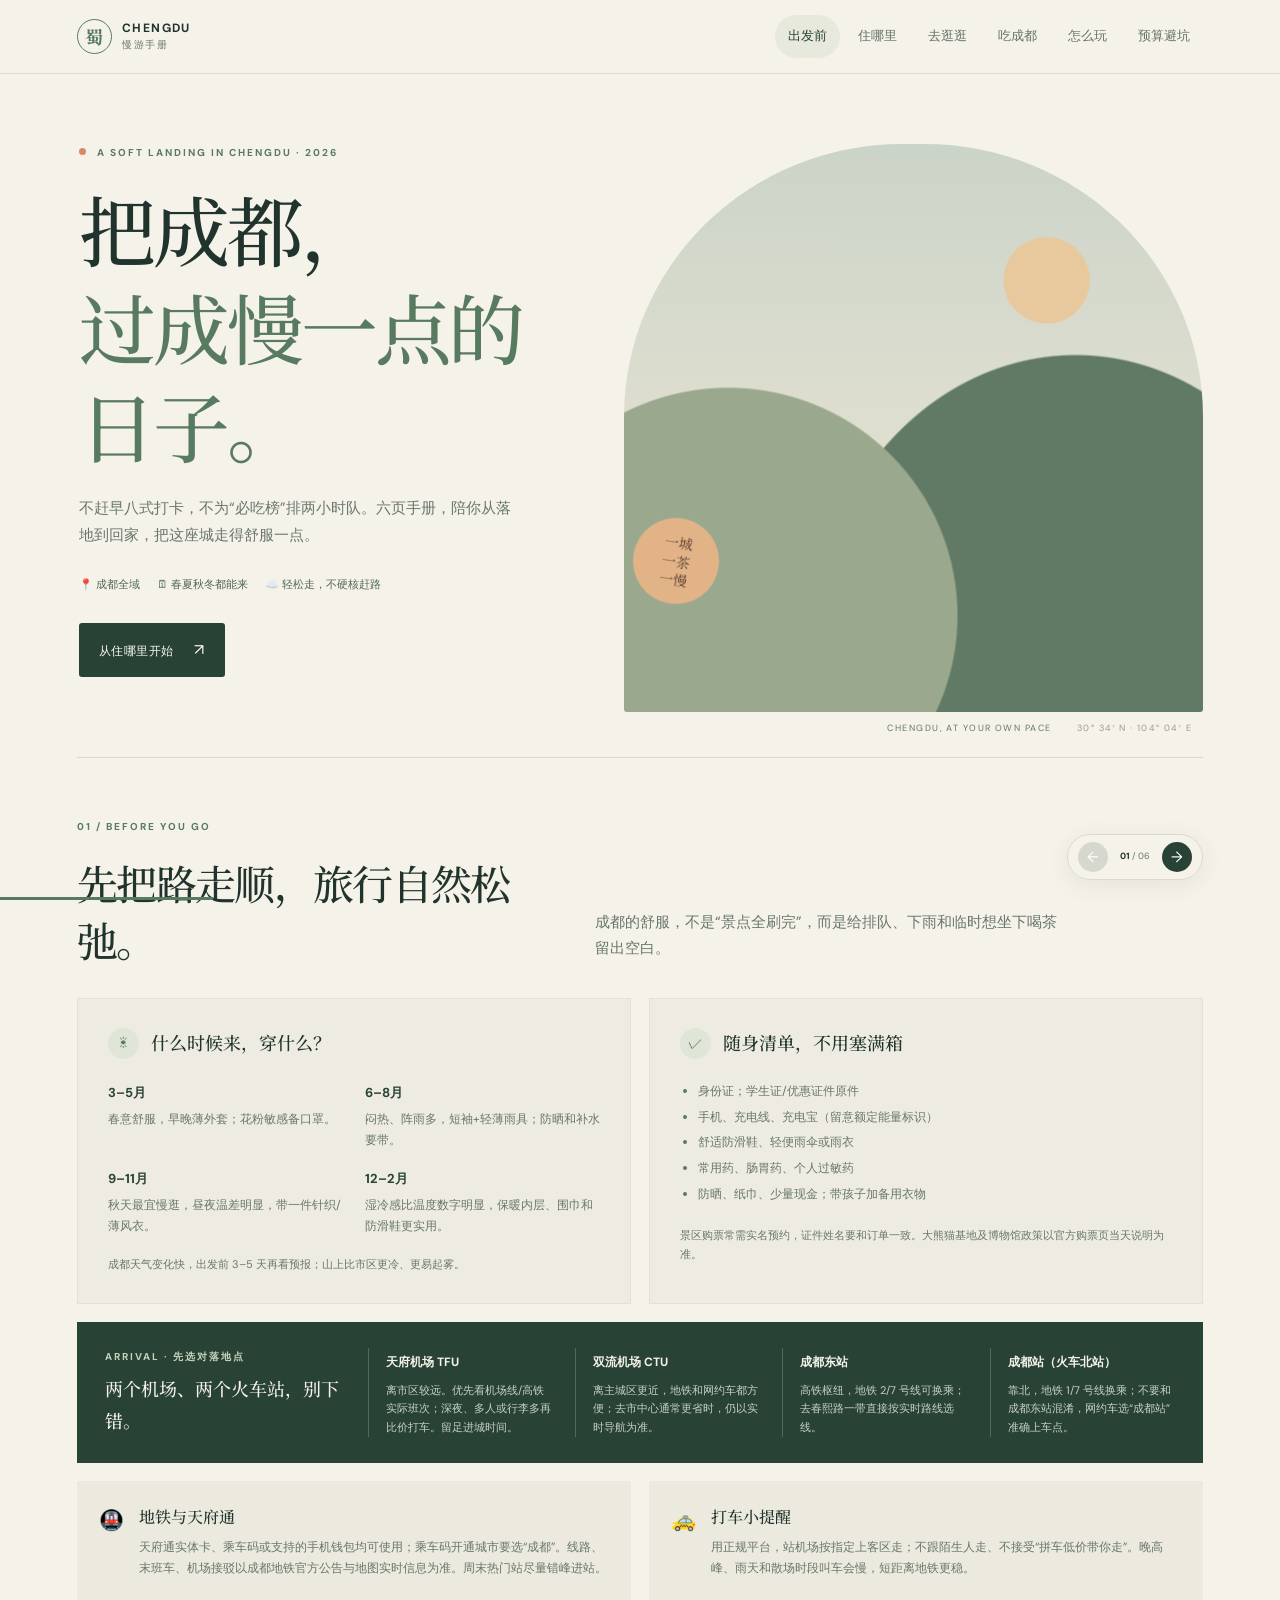
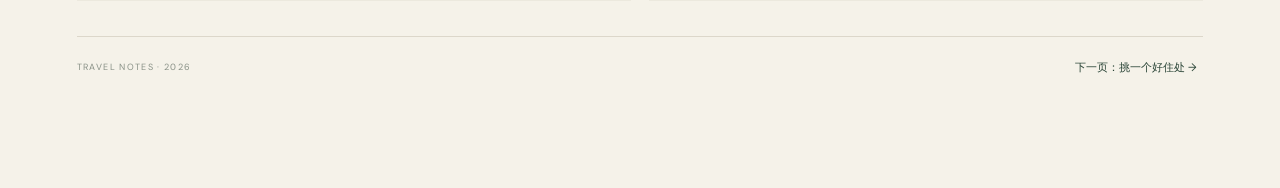
<file: index.html>
<!doctype html>
<html lang="zh-CN">
<head>
  <meta charset="utf-8">
  <meta name="viewport" content="width=device-width, initial-scale=1">
  <meta name="theme-color" content="#f5f2e9">
  <meta name="description" content="一份可以慢慢翻的成都六页旅行手册：交通、住宿、景点、美食、路线与预算。">
  <title>成都慢游手册 </title>
  <link rel="preconnect" href="https://fonts.googleapis.com">
  <link rel="preconnect" href="https://fonts.gstatic.com" crossorigin>
  <link href="https://fonts.googleapis.com/css2?family=Noto+Serif+SC:wght@400;500;600;700&family=DM+Sans:wght@400;500;600;700&display=swap" rel="stylesheet">
  <link rel="stylesheet" href="styles.css">
  <script src="app.js" defer></script>
</head>
<body>
  <header class="topbar">
    <a class="brand" href="#page-1" aria-label="成都慢游手册首页">
      <span class="brand-mark">蜀</span>
      <span>CHENGDU <small>慢游手册</small></span>
    </a>
    <nav class="page-nav" aria-label="攻略页面">
      <button class="nav-link is-active" data-page="1">出发前</button>
      <button class="nav-link" data-page="2">住哪里</button>
      <button class="nav-link" data-page="3">去逛逛</button>
      <button class="nav-link" data-page="4">吃成都</button>
      <button class="nav-link" data-page="5">怎么玩</button>
      <button class="nav-link" data-page="6">预算避坑</button>
    </nav>
    <button class="menu-toggle" aria-label="打开页面导航" aria-expanded="false">☰</button>
  </header>

  <main>
    <section class="page is-current" id="page-1" data-title="出发前">
      <div class="hero">
        <div class="hero-copy">
          <p class="eyebrow"><span class="dot"></span> A SOFT LANDING IN CHENGDU · 2026</p>
          <h1>把成都，<br><em>过成慢一点的日子。</em></h1>
          <p class="hero-lede">不赶早八式打卡，不为“必吃榜”排两小时队。六页手册，陪你从落地到回家，把这座城走得舒服一点。</p>
          <div class="hero-meta"><span>📍 成都全域</span><span>🗓 春夏秋冬都能来</span><span>☁️ 轻松走，不硬核赶路</span></div>
          <button class="button button-dark" data-go="2">从住哪里开始 <span>↗</span></button>
        </div>
        <div class="hero-image" role="img" aria-label="以成都山水色调绘制的柔和风景插画"></div>
        <div class="hero-stamp">一城<br>一茶<br>一慢</div>
        <div class="hero-caption">CHENGDU, AT YOUR OWN PACE <span>30° 34′ N · 104° 04′ E</span></div>
      </div>

      <div class="section-intro">
        <p class="eyebrow">01 / BEFORE YOU GO</p>
        <h2>先把路走顺，<br class="mobile-break">旅行自然松弛。</h2>
        <p>成都的舒服，不是“景点全刷完”，而是给排队、下雨和临时想坐下喝茶留出空白。</p>
      </div>
      <div class="two-col">
        <article class="paper-card season-card">
          <div class="card-heading"><span class="icon-round">☀</span><h3>什么时候来，穿什么？</h3></div>
          <div class="season-grid">
            <div><b>3–5月</b><p>春意舒服，早晚薄外套；花粉敏感备口罩。</p></div>
            <div><b>6–8月</b><p>闷热、阵雨多，短袖+轻薄雨具；防晒和补水要带。</p></div>
            <div><b>9–11月</b><p>秋天最宜慢逛，昼夜温差明显，带一件针织/薄风衣。</p></div>
            <div><b>12–2月</b><p>湿冷感比温度数字明显，保暖内层、围巾和防滑鞋更实用。</p></div>
          </div>
          <p class="fineprint">成都天气变化快，出发前 3–5 天再看预报；山上比市区更冷、更易起雾。</p>
        </article>
        <article class="paper-card checklist-card">
          <div class="card-heading"><span class="icon-round">✓</span><h3>随身清单，不用塞满箱</h3></div>
          <ul class="check-list">
            <li>身份证；学生证/优惠证件原件</li>
            <li>手机、充电线、充电宝（留意额定能量标识）</li>
            <li>舒适防滑鞋、轻便雨伞或雨衣</li>
            <li>常用药、肠胃药、个人过敏药</li>
            <li>防晒、纸巾、少量现金；带孩子加备用衣物</li>
          </ul>
          <p class="fineprint">景区购票常需实名预约，证件姓名要和订单一致。大熊猫基地及博物馆政策以官方购票页当天说明为准。</p>
        </article>
      </div>
      <div class="transport-strip">
        <div><p class="eyebrow">ARRIVAL · 先选对落地点</p><h3>两个机场、两个火车站，别下错。</h3></div>
        <div class="transport-item"><b>天府机场 TFU</b><p>离市区较远。优先看机场线/高铁实际班次；深夜、多人或行李多再比价打车。留足进城时间。</p></div>
        <div class="transport-item"><b>双流机场 CTU</b><p>离主城区更近，地铁和网约车都方便；去市中心通常更省时，仍以实时导航为准。</p></div>
        <div class="transport-item"><b>成都东站</b><p>高铁枢纽，地铁 2/7 号线可换乘；去春熙路一带直接按实时路线选线。</p></div>
        <div class="transport-item"><b>成都站（火车北站）</b><p>靠北，地铁 1/7 号线换乘；不要和成都东站混淆，网约车选“成都站”准确上车点。</p></div>
      </div>
      <div class="two-col compact">
        <article class="note-card"><span class="note-icon">🚇</span><div><h3>地铁与天府通</h3><p>天府通实体卡、乘车码或支持的手机钱包均可使用；乘车码开通城市要选“成都”。线路、末班车、机场接驳以成都地铁官方公告与地图实时信息为准。周末热门站尽量错峰进站。</p></div></article>
        <article class="note-card"><span class="note-icon">🚕</span><div><h3>打车小提醒</h3><p>用正规平台，站机场按指定上客区走；不跟陌生人走、不接受“拼车低价带你走”。晚高峰、雨天和散场时段叫车会慢，短距离地铁更稳。</p></div></article>
      </div>
      <div class="page-bottom"><span>TRAVEL NOTES · 2026</span><button data-go="2">下一页：挑一个好住处 →</button></div>
    </section>

    <section class="page" id="page-2" data-title="住哪里">
      <div class="page-heading">
        <p class="eyebrow">02 / STAY WELL</p><h1>住对一片，<br><em>少走很多路。</em></h1>
        <p>下面是选区思路，不是某家酒店的实时报价。节假日房价波动大，建议同一日期多平台比总价、看近期评价，再确认取消政策。</p>
      </div>
      <div class="stay-grid">
        <article class="stay-card stay-highlight"><span class="stay-number">01</span><div class="stay-tag">第一次来 · 交通省心</div><h2>春熙路 / 太古里</h2><p class="stay-for">适合：首访、学生、情侣、想逛吃的人</p><p>地铁换乘便利，餐饮和商场密集，去市中心景点好安排。缺点是热闹区人多、街边房可能吵，热门日期价格偏高。</p><div class="stay-spec"><span>参考价 <b>¥300–900+</b> /间夜</span><span>噪音 <b>中–高</b></span><span>交通 <b>很方便</b></span></div><p class="stay-pick">首选：离地铁步行 5–10 分钟、但不临主干道的正规酒店。</p></article>
        <article class="stay-card"><span class="stay-number">02</span><h2>宽窄巷子 / 通惠门</h2><p class="stay-for">适合：偏爱老城氛围、去人民公园和草堂</p><p>周边院落和小旅店有味道，步行逛老城舒服。景区边夜间人声多，部分老建筑隔音一般，订房前认真看窗户和差评。</p><div class="stay-spec"><span>参考价 <b>¥260–800+</b></span><span>噪音 <b>中</b></span><span>交通 <b>方便</b></span></div><p class="stay-pick">首选：通惠门或地铁沿线，别只为“住进景区”买单。</p></article>
        <article class="stay-card"><span class="stay-number">03</span><h2>武侯祠 / 高升桥</h2><p class="stay-for">适合：三国文化、锦里夜游、亲子慢行</p><p>去武侯祠、锦里方便，生活区更接地气。市中心跨区通勤略长；部分地段离地铁站有距离，要先核地图步行路线。</p><div class="stay-spec"><span>参考价 <b>¥220–650+</b></span><span>噪音 <b>低–中</b></span><span>交通 <b>较方便</b></span></div><p class="stay-pick">首选：靠近地铁 3/5/10 号线站点、评价稳定的住宿。</p></article>
        <article class="stay-card"><span class="stay-number">04</span><h2>金牛 / 火车北站</h2><p class="stay-for">适合：预算优先、北边办事或早晚到站</p><p>选择多，性价比常更友好。区域较大，不要只看“金牛区”三个字；去春熙路、武侯祠需要算通勤时间。</p><div class="stay-spec"><span>参考价 <b>¥160–500+</b></span><span>噪音 <b>看街区</b></span><span>交通 <b>中等</b></span></div><p class="stay-pick">首选：靠地铁、非车站周边揽客型小旅馆，优先看近期评价。</p></article>
        <article class="stay-card"><span class="stay-number">05</span><h2>建设路 / 东郊记忆</h2><p class="stay-for">适合：夜市爱好者、年轻人、二刷成都</p><p>逛吃氛围浓，去东郊记忆方便；夜间热闹，临夜市的房间可能吵，去西边景点需留更多时间。</p><div class="stay-spec"><span>参考价 <b>¥200–650+</b></span><span>噪音 <b>中–高</b></span><span>交通 <b>中等</b></span></div><p class="stay-pick">首选：住在夜市外围安静一两条街，睡好比“下楼就是摊”重要。</p></article>
      </div>
      <aside class="callout"><span>住一晚的判断顺序</span><p>先看地铁步行距离 → 再看房间近期差评（隔音、卫生、热水）→ 最后比较总价和取消条件。带老人孩子选电梯、早餐和安静街区；红眼航班别为了住市中心多折腾一次。</p></aside>
      <div class="page-bottom"><span>STAY LOCAL · SLEEP WELL</span><button data-go="3">下一页：去逛逛 →</button></div>
    </section>

    <section class="page" id="page-3" data-title="去逛逛">
      <div class="page-heading">
        <p class="eyebrow">03 / CITY WALKS</p><h1>成都值得逛的，<br><em>不止一张熊猫合影。</em></h1>
        <p>免费不等于没体验，热门也不等于非去不可。以下票价为常见参考，开放时段、预约和优惠以景区官方当日公告为准。</p>
      </div>
      <div class="filter-row" role="group" aria-label="景点筛选">
        <button class="filter-chip is-selected" data-filter="all">全部 9</button>
        <button class="filter-chip" data-filter="paid">收费景点</button>
        <button class="filter-chip" data-filter="free">免费/街区</button>
        <button class="filter-chip" data-filter="outskirts">成都周边</button>
      </div>
      <div class="attraction-list">
        <article class="attraction-card" data-kind="paid">
          <div class="attraction-top"><span class="attraction-no">01</span><span class="pill">亲子首选</span><span class="pill pill-green">早上去</span></div><h2>成都大熊猫繁育研究基地</h2>
          <div class="attraction-facts"><span>📍 成华区熊猫大道1375号</span><span>🚇 3号线动物园站转接驳/公交，或按官方交通指引</span><span>🎟 常见参考 ¥55；实名预约政策查官方</span><span>🕘 常见开放约 7:30–18:00，分季节核验</span><span>⏱ 3–5小时</span></div>
          <p><b>怎么玩：</b>尽量早到，凉爽时熊猫活动相对多；先看当日地图和熊猫馆开放情况，按园区指引选择步行或观光车，不要为了“打卡所有馆”绕完整园。观光车班次、票价及停靠点以现场公告为准。</p>
          <p><b>拍照点：</b>园区竹林步道、熊猫主题标识与馆舍外观；拍摄勿敲玻璃、不开闪光灯。 <b>避坑：</b>别买场外“免排队/内部票”，不投喂、不触摸；预约成功也要留出入园安检时间。</p>
          <p class="local-tip">本地慢玩法：选一个馆认真看，再在树荫下休息；不追着熊猫跑全园。周末和假日把交通拥堵也算进时间。</p>
        </article>
        <article class="attraction-card" data-kind="free">
          <div class="attraction-top"><span class="attraction-no">02</span><span class="pill">老城散步</span></div><h2>宽窄巷子 + 井巷子</h2>
          <div class="attraction-facts"><span>📍 青羊区长顺街附近</span><span>🚇 4号线宽窄巷子站，出站步行</span><span>🎟 街区免费；店内消费自理</span><span>🕘 全天开放，商铺营业时间各异</span><span>⏱ 1.5–2.5小时</span></div>
          <p><b>重点：</b>宽巷子看街巷肌理，窄巷子看院落与小店，井巷子相对安静，适合慢看墙面、展陈和小型庭院。最佳光线是早晨或傍晚。</p>
          <p><b>拍照：</b>避开正中主巷，转入支巷取景；尊重院落住户，别擅入私人空间。 <b>避坑：</b>景区里同类小吃偏游客价，不必把正餐安排在最拥挤的主街；先看价签再点。</p>
          <p class="local-tip">本地玩法：逛完接人民公园或泡桐树街，别在主巷反复绕圈找“空无一人”的机位。</p>
        </article>
        <article class="attraction-card" data-kind="paid">
          <div class="attraction-top"><span class="attraction-no">03</span><span class="pill">三国文化</span><span class="pill pill-green">白天进祠，晚间逛街</span></div><h2>武侯祠 + 锦里古街</h2>
          <div class="attraction-facts"><span>📍 武侯区武侯祠大街231号</span><span>🚇 10号线武侯祠（锦里）站 A2 口步行约3分钟；亦可由高升桥站步行</span><span>🎟 武侯祠全价 ¥50、半价 ¥25；锦里街区免费</span><span>🕘 武侯祠 9:00–18:00，17:00停止入馆（官方公布）</span><span>⏱ 祠 1.5–2小时；锦里 1–1.5小时</span></div>
          <p><b>重点：</b>武侯祠看君臣合祀的历史脉络、刘备殿与诸葛亮殿，别只在红墙前拍照。建议先入祠再去锦里，夜色适合散步，但节假日主街拥挤。</p>
          <p><b>拍照：</b>红墙夹道、古柏与竹影；请避开人流拥堵处，不堵门拍照。 <b>避坑：</b>武侯祠官方提示未委托第三方销售门票/讲解，走官网或现场正规渠道。锦里小吃先看价签，逛街不等于必须消费。</p>
          <p class="local-tip">本地玩法：错开晚饭正点，先在周边吃好再来散步；武侯祠票务、开放时间以官网为准，预约入口见页面底部链接。</p>
        </article>
        <article class="attraction-card" data-kind="free">
          <div class="attraction-top"><span class="attraction-no">04</span><span class="pill">城市潮流</span></div><h2>春熙路 + 太古里 + IFS + 大慈寺</h2>
          <div class="attraction-facts"><span>📍 IFS：锦江区红星路三段1号；大慈寺：大慈寺路8号</span><span>🚇 2/3号线春熙路站；3号线市二医院站可步行到大慈寺</span><span>🎟 街区与大慈寺免费；商场消费自理</span><span>🕘 商场营业时间看当日公告；寺院开放以现场为准</span><span>⏱ 2–3小时</span></div>
          <p><b>重点：</b>IFS熊猫装置、裸眼3D屏、太古里街区和大慈寺形成一条步行动线。大慈寺就在繁华商圈旁，进寺请保持安静并遵守现场礼仪。</p>
          <p><b>拍照：</b>IFS广场看熊猫，太古里选街角借建筑线条；3D屏建议看现场排期，别把“必有演出”当保证。 <b>避坑：</b>不跟陌生人去高价拍照或购物；商圈饭店先看菜单价格。</p>
          <p class="local-tip">本地玩法：傍晚去拍街景，再进大慈寺安静坐一会儿；周末把大慈寺安排在上午或工作日下午。</p>
        </article>
        <article class="attraction-card" data-kind="free">
          <div class="attraction-top"><span class="attraction-no">05</span><span class="pill">坐下来喝茶</span></div><h2>人民公园 + 鹤鸣茶社</h2>
          <div class="attraction-facts"><span>📍 青羊区祠堂街少城路</span><span>🚇 2号线人民公园站</span><span>🎟 公园免费；茶社按菜单消费</span><span>🕘 公园开放时段以现场为准，茶社营业时间看门店公告</span><span>⏱ 1–2小时</span></div>
          <p><b>重点：</b>盖碗茶是坐着聊天，不是喝完就走。茶价、续水和采耳服务都先看清菜单。采耳属个人服务消费，非必体验。</p>
          <p><b>拍照：</b>茶桌、竹椅、湖边树影；不要未经同意拍摄陌生人。 <b>避坑：</b>路边主动招揽的采耳不轻易体验；进店先确认价格、服务内容、工具卫生和时长。</p>
          <p class="local-tip">本地玩法：工作日早些去更容易找到安静位置；带老人可把这站作为中途休息，不必硬凑多个景点。</p>
        </article>
        <article class="attraction-card" data-kind="free">
          <div class="attraction-top"><span class="attraction-no">06</span><span class="pill">清静半日</span></div><h2>文殊院 + 文殊坊</h2>
          <div class="attraction-facts"><span>📍 青羊区文殊院街66号</span><span>🚇 1号线文殊院站，步行可达</span><span>🎟 文殊院免费；素斋按菜单消费</span><span>🕘 以院方当天开放公告为准</span><span>⏱ 1.5–2.5小时</span></div>
          <p><b>重点：</b>寺院礼佛与街区逛吃分开安排；保持安静，遵守禁拍区域提示，不影响礼佛者。</p>
          <p><b>拍照：</b>红墙、古木、院落转角；古风拍照不要穿行礼佛队伍。 <b>避坑：</b>素斋并非所有档口都全天营业，提前看现场营业牌；香火及文创消费自愿。</p>
          <p class="local-tip">本地玩法：先在院里慢走，再去周边找素食/小吃；别把“免费祈福”变成被动购买高价物品。</p>
        </article>
        <article class="attraction-card" data-kind="free">
          <div class="attraction-top"><span class="attraction-no">07</span><span class="pill">工业风漫步</span></div><h2>东郊记忆</h2>
          <div class="attraction-facts"><span>📍 成华区建设南支路4号</span><span>🚇 8号线东郊记忆站；按出口导航</span><span>🎟 园区免费，展演/店铺单独收费</span><span>🕘 园区全天可逛，商户活动有时间表</span><span>⏱ 1.5–3小时</span></div>
          <p><b>重点：</b>老厂房、红砖、管道和音乐展演空间。展览或演出是否开放看当天公告。</p>
          <p><b>拍照：</b>厂房墙面、轨道元素、园区标识和长廊；下午斜光层次好。 <b>避坑：</b>园区大，先查想看的展/店在哪；演出门票不要在非官方渠道买。</p>
          <p class="local-tip">本地玩法：白天逛园区，傍晚去建设路吃饭；周末遇活动会更热闹，也更难拍空景。</p>
        </article>
        <article class="attraction-card" data-kind="free">
          <div class="attraction-top"><span class="attraction-no">08</span><span class="pill">三种夜生活</span></div><h2>望平街 · 建设路 · 玉林路</h2>
          <div class="attraction-facts"><span>📍 望平街（锦江滨河一带）；建设路夜市（成华区建设路）；玉林路（武侯区玉林片区）</span><span>🚇 各街区分散，按具体门店选最近地铁站+步行；夜间回程预留时间</span><span>🎟 街区免费，餐饮自理</span><span>🕘 傍晚至夜间更有氛围，摊位/店铺营业时间各异</span><span>⏱ 各选一片 1.5–2小时</span></div>
          <p><b>怎么选：</b>望平街看河岸夜景和咖啡小店；建设路适合夜市小吃；玉林适合散步、喝酒和听歌。不要一天晚上横跨三片区。</p>
          <p><b>避坑：</b>路边小吃先确认单价和份量，排队长不等于最好吃；夜间打车去正规上车点，注意保管手机。</p>
          <p class="local-tip">本地玩法：望平街沿河走一小段就好；玉林更适合找一家喜欢的店坐着，不是每家“网红店”都值得排队。</p>
        </article>
        <article class="attraction-card attraction-wide" data-kind="outskirts">
          <div class="attraction-top"><span class="attraction-no">09</span><span class="pill">周边一日游</span><span class="pill pill-green">少安排一站更舒服</span></div><h2>都江堰 + 青城山：选东线还是西线？</h2>
          <div class="attraction-facts"><span>📍 都江堰市</span><span>🚄 成都站/犀浦等站至离堆公园或青城山站，车次按当日铁路查询</span><span>🎟 都江堰常见参考 ¥80；青城前山常见参考 ¥80；优惠及季节政策以官方为准</span><span>🕘 景区通常白天开放，务必核验官方预约/闭园时间</span><span>⏱ 建议分两天；硬要一日需早出发且体力充足</span></div>
          <p><b>舒适动线：</b>早班高铁到离堆公园 → 都江堰景区（秦堰楼/二王庙/安澜索桥按体力择走）→ 午餐 → 下午灌县古城、南桥 → 回成都。青城山另安排一天：高铁到青城山站，接驳进前山，按体力选择索道/步行，预留返程缓冲。</p>
          <p><b>如果只能一天：</b>只深逛都江堰，或只去青城前山；两者都走容易赶车、排队、腿累。景区间接驳及高铁请提前核班次，不买路边“低价包团”。</p>
          <p class="local-tip">周末/节假日提前订官方可退车票和门票；山里带防滑鞋、薄外套和饮水。青城后山距离、强度与前山不同，别误买错线路。</p>
        </article>
      </div>
      <div class="tag-row"><span>最值得慢慢逛：文殊院、人民公园、大慈寺</span><span>容易踩消费坑：景区主街高价小吃、节假日网红排队、路边拉客体验</span><span>雨天备选：博物馆/茶馆/东郊展览（先查开放）</span></div>
      <div class="page-bottom"><span>WALK SLOW · LOOK CLOSE</span><button data-go="4">下一页：吃在成都 →</button></div>
    </section>

    <section class="page" id="page-4" data-title="吃成都">
      <div class="page-heading">
        <p class="eyebrow">04 / EAT LIKE A LOCAL</p><h1>先别急着找“最好吃”，<br><em>找你吃得舒服的。</em></h1>
        <p>成都味型丰富，麻、辣、鲜、甜各有主场。店铺口味和营业状态会变，优先看近期评价与当日菜单，不为网红排名跨城排队。</p>
      </div>
      <div class="food-feature">
        <div class="food-feature-image"></div>
        <div class="food-feature-copy"><p class="eyebrow">HOT POT, TWO MOODS</p><h2>老火锅与市井火锅，<br>不是一个“贵不贵”的区别。</h2><p><b>老火锅：</b>牛油锅底、味道厚、麻辣感强，适合能吃辣、愿意慢涮的人。先点少量菜，尝过锅底再加。</p><p><b>市井火锅：</b>环境和价格通常更日常，菜品份量灵活，适合随性吃一顿。别仅凭“本地人都来”判断，看看最近评价和锅底说明。</p><p class="food-note">第一次吃：鸳鸯锅 + 微辣/菌汤；点餐明确说“少麻少辣”，不能吃辣就别硬扛红锅。</p></div>
      </div>
      <div class="food-categories">
        <article><span class="food-icon">🥢</span><h3>串串香</h3><p>自选签签，结账按签或称重，先问清计价方式和锅底费。适合多人少量多尝。</p></article>
        <article><span class="food-icon">🍗</span><h3>钵钵鸡</h3><p>红油与藤椒口味都有，冷串更适合夏天。选食材周转快、标价清晰的店。</p></article>
        <article><span class="food-icon">🍜</span><h3>担担面</h3><p>香、麻、咸甜平衡，部分店偏干拌。不能吃辣先问可否不加红油，别把“微辣”想成完全不辣。</p></article>
        <article><span class="food-icon">🥟</span><h3>钟水饺 / 龙抄手</h3><p>钟水饺偏甜辣红油；龙抄手是汤食。可以小份组合吃，景区店和老字号的价格、体验差异明显。</p></article>
        <article><span class="food-icon">🍡</span><h3>糖油果子</h3><p>趁热吃外脆里糯，买少量现做的更好。人气摊位排队不代表每天都开。</p></article>
        <article><span class="food-icon">🍧</span><h3>冰粉 / 凉糕</h3><p>适合辣后解口，配料与甜度可选；夏天留意卫生和冷藏，不必为了拍照加一大堆配料。</p></article>
        <article><span class="food-icon">🥞</span><h3>蛋烘糕</h3><p>现做小点心，咸甜馅都能试，热门摊位可能排队。选少量口味分享，不用一次买十个。</p></article>
        <article><span class="food-icon">🥬</span><h3>不吃辣也有得吃</h3><p>清汤/菌汤锅、白味蒸菜、甜水面（先问辣度）、抄手清汤版、川菜中的蒸蛋/白味菜；点单明确说明“完全不放辣椒和花椒”。</p></article>
      </div>
      <div class="food-map">
        <div><p class="eyebrow">NEIGHBORHOOD FOOD MAP</p><h2>按片区吃，少折腾。</h2><p>早餐找住处附近的面馆、包子铺或豆浆店；午餐在当天景点附近解决；晚上只选一个夜市片区。</p></div>
        <div class="food-map-list"><p><b>春熙路/太古里：</b>选择最多，适合多人各取所需；看清商场价与街边价。</p><p><b>建设路：</b>小吃密集，适合尝鲜；错开 19–21 点高峰，先看标价与队伍周转。</p><p><b>玉林/芳草街：</b>餐饮和小酒馆多，适合慢慢坐；回程先规划交通。</p><p><b>文殊坊/宽窄：</b>方便串联景点；旅游街区小吃可以尝一两样，别把三餐都放在主巷。</p></div>
      </div>
      <div class="warning-banner"><span>⚠️</span><p><b>网红店避雷不是“拉黑某个名字”：</b>门店搬迁、品质和营业状态会变。警惕门口拉客、无明码标价、菜单不让看、临时加收锅底/茶位/纸巾费的店；消费前先问清，发现不合理就换一家。</p></div>
      <div class="page-bottom"><span>EAT WHAT FEELS RIGHT</span><button data-go="5">下一页：照着走 →</button></div>
    </section>

    <section class="page" id="page-5" data-title="怎么玩">
      <div class="page-heading">
        <p class="eyebrow">05 / THREE ITINERARIES</p><h1>三种假期长度，<br><em>都留一点发呆时间。</em></h1>
        <p>按住宿在市区、以公共交通为主设计；具体路程依实时地图调整。热门景点预约和周末车票尽量提前。</p>
      </div>
      <div class="route-tabs" role="tablist" aria-label="选择旅行天数">
        <button class="route-tab is-selected" data-route="r2">2天1晚 <small>周末快闪</small></button>
        <button class="route-tab" data-route="r3">3天2晚 <small>主流经典</small></button>
        <button class="route-tab" data-route="r4">4天3晚 <small>深度慢游</small></button>
      </div>
      <article class="route-panel is-visible" id="r2">
        <div class="route-summary"><span>01 / QUICK WEEKEND</span><h2>2天1晚 · 城市轻量版</h2><p>适合周五晚到、周日晚走。熊猫基地和都江堰别硬塞进这条线。</p></div>
        <div class="timeline">
          <div class="time-row"><time>DAY 1<br>上午</time><div><b>到达 → 放行李 → 人民公园</b><p>落地后先入住或寄存行李；人民公园喝茶、看城市慢生活。午餐在公园周边解决。</p></div></div>
          <div class="time-row"><time>DAY 1<br>下午</time><div><b>宽窄巷子 → 井巷子</b><p>步行慢逛，走支巷和院落；饿了吃小份小吃，不在主街吃一整桌。</p></div></div>
          <div class="time-row"><time>DAY 1<br>晚上</time><div><b>春熙路 → 太古里 → 大慈寺外圈</b><p>搭地铁到商圈，拍IFS熊猫和街景；晚餐就近选标价清晰的店，累了直接回酒店。</p></div></div>
          <div class="time-row"><time>DAY 2<br>上午</time><div><b>武侯祠 → 锦里</b><p>先按官方渠道预约武侯祠，建议开馆后入内；锦里只逛一段，别赶时间追表演。</p></div></div>
          <div class="time-row"><time>DAY 2<br>下午</time><div><b>午餐 → 取行李 → 返程</b><p>住武侯祠片区可附近用餐；住市中心则地铁返回。至少给机场/车站预留充足通勤和安检时间。</p></div></div>
        </div>
        <div class="route-foot"><b>吃饭落脚：</b>第一晚春熙路/酒店附近，第二天武侯祠—高升桥一带。全程市区内，不折返。</div>
      </article>
      <article class="route-panel" id="r3">
        <div class="route-summary"><span>02 / CLASSIC THREE DAYS</span><h2>3天2晚 · 第一次来首选</h2><p>主城三块按东西/中心串起来；行程有余量，不需要每天天没亮出门。</p></div>
        <div class="timeline">
          <div class="time-row"><time>DAY 1<br>下午</time><div><b>入住 → 人民公园 → 宽窄巷子</b><p>把第一天留给轻松步行和调整状态。茶馆坐一会儿，晚上宽窄巷子附近吃饭。</p></div></div>
          <div class="time-row"><time>DAY 1<br>晚上</time><div><b>井巷子 / 泡桐树街周边</b><p>看体力择一片散步，不重复逛同类商业街。</p></div></div>
          <div class="time-row"><time>DAY 2<br>上午</time><div><b>大熊猫基地</b><p>早出发，预约票和交通提前确认；园内按当日开放区域走 3–4 小时，午餐在回城路上或市区解决。</p></div></div>
          <div class="time-row"><time>DAY 2<br>下午</time><div><b>回酒店休息 → 春熙路 / 太古里</b><p>不要接着安排远郊景点。傍晚拍3D屏和IFS，晚餐在商圈或回酒店附近。</p></div></div>
          <div class="time-row"><time>DAY 3<br>上午</time><div><b>武侯祠</b><p>预留约两小时听历史、看展陈，避免只在红墙打卡。</p></div></div>
          <div class="time-row"><time>DAY 3<br>下午</time><div><b>锦里简逛 → 返程</b><p>午餐选武侯祠周边，按返程时间取行李。航班/车次较晚可加一段文殊院，不晚点则不硬加。</p></div></div>
        </div>
        <div class="route-foot"><b>吃饭落脚：</b>第一天宽窄/人民公园周边；第二天春熙路或住处附近；第三天武侯祠—高升桥。</div>
      </article>
      <article class="route-panel" id="r4">
        <div class="route-summary"><span>03 / SLOW FOUR DAYS</span><h2>4天3晚 · 城市 + 山水</h2><p>把都江堰安排成一天；青城山另留一天，真正想爬山才选前山/后山，不赶两头。</p></div>
        <div class="timeline">
          <div class="time-row"><time>DAY 1</time><div><b>人民公园 → 宽窄巷子 → 晚餐</b><p>轻松抵达日，茶馆和老城步行。吃完早点休息，为第二天早起做准备。</p></div></div>
          <div class="time-row"><time>DAY 2</time><div><b>熊猫基地 → 回城休息 → 建设路（可选）</b><p>上午看熊猫；下午回酒店睡个午觉。晚上只在体力允许时去建设路夜市。</p></div></div>
          <div class="time-row"><time>DAY 3</time><div><b>高铁去都江堰 → 水利工程 → 南桥 → 住都江堰</b><p>按已购车次到离堆公园站，白天逛都江堰景区，傍晚在灌县古城/南桥吃饭；住都江堰市区，避免夜里往返成都。</p></div></div>
          <div class="time-row"><time>DAY 4</time><div><b>青城前山半日 → 回成都/机场或车站</b><p>早出发前往青城前山，按体力选择短线或索道；必须预订晚间返程，并预留下山、接驳和进站时间。返程较早就不要安排上山，改在都江堰古城轻松散步。</p></div></div>
        </div>
        <div class="route-foot"><b>这是一条压缩版：</b>第 4 天只走青城前山短线，且仅适合晚间返程；若想完整体验青城山、加上武侯祠/文殊院并从容休息，建议加到 5 天。青城后山不是前山的“顺路加项”，不要同日硬拼。</div>
      </article>
      <div class="page-bottom"><span>GOOD TRIPS LEAVE ROOM</span><button data-go="6">下一页：预算与避坑 →</button></div>
    </section>

    <section class="page" id="page-6" data-title="预算避坑">
      <div class="page-heading">
        <p class="eyebrow">06 / BUDGET & REAL TALK</p><h1>花得明白，<br><em>才玩得放心。</em></h1>
        <p>预算按每人估算，不含往返成都的大交通；住宿按双人分摊，旺季/节假日会明显上浮。门票与交通价格请以购票当日为准。</p>
      </div>
      <div class="budget-cards">
        <article class="budget-card"><span class="budget-label">学生轻量游</span><div class="budget-price">¥450–800<small> /人·日</small></div><p>多人拼房或青旅、地铁公交、街边简餐；少进收费馆，挑免费街区和公园。</p><div class="budget-breakdown"><span>住 <b>100–220</b></span><span>吃 <b>80–150</b></span><span>行 <b>20–60</b></span><span>玩 <b>0–150</b></span></div></article>
        <article class="budget-card budget-featured"><span class="budget-label">舒服正常游</span><div class="budget-price">¥800–1,500<small> /人·日</small></div><p>位置方便的中档酒店双人分摊、每日一顿特色餐、含1–2个收费景点。</p><div class="budget-breakdown"><span>住 <b>220–500</b></span><span>吃 <b>150–300</b></span><span>行 <b>40–120</b></span><span>玩 <b>100–300</b></span></div></article>
        <article class="budget-card"><span class="budget-label">轻奢慢旅行</span><div class="budget-price">¥1,800–3,500+<small> /人·日</small></div><p>精品酒店或独立房间、打车比例高、品质餐厅/演出与灵活活动。</p><div class="budget-breakdown"><span>住 <b>600–1,500+</b></span><span>吃 <b>300–700</b></span><span>行 <b>150–400</b></span><span>玩 <b>200–600+</b></span></div></article>
      </div>
      <p class="fineprint budget-note">熊猫基地、武侯祠、都江堰、青城山等门票按实际购票政策另核；三餐和住宿价格受日期、位置、房型影响，表格用于做预算，不是商家报价。</p>
      <div class="avoid-section">
        <div class="avoid-title"><p class="eyebrow">SAVE YOUR MONEY & MOOD</p><h2>这些钱，不用花得不明不白。</h2></div>
        <div class="avoid-grid">
          <article><span>01</span><h3>熊猫基地“快速通道”</h3><p>官方预约渠道购票；对场外代预约、免排队、内部票保持警惕。遇排队问工作人员，不向陌生人转账买票。</p></article>
          <article><span>02</span><h3>锦里景区小吃</h3><p>不是不能吃，而是先看价签、份量、是否按串/按份计价。尝一两样就好，不必在游客街区完成全套美食清单。</p></article>
          <article><span>03</span><h3>路边采耳</h3><p>不被“特价体验”拉走。正规店先看价格、项目、工具消毒与资质；耳部不适或有炎症时不要采耳。</p></article>
          <article><span>04</span><h3>低价一日游</h3><p>先核验运营主体、行程、是否强制购物、交通与退改规则。远低于合理成本的团，谨慎购买；景区官方交通更稳。</p></article>
          <article><span>05</span><h3>特产与“本地人带路”</h3><p>不跟陌生人去所谓内部店。买特产认准明码标价和正规门店，先比单价、保质期、邮寄费用。</p></article>
          <article><span>06</span><h3>最容易买了后悔的体验</h3><p>景区高价旅拍、临时加价讲解、没确认价目的采耳、赶场式包车。喜欢再买，不需要“来都来了”式消费。</p></article>
        </div>
      </div>
      <div class="essentials">
        <div><span class="big-emoji">🌿</span><p class="eyebrow">ONE LAST THING</p><h2>成都不是靠“打卡数量”认识的。</h2></div>
        <p>古韵在武侯祠的古柏和文殊院的晨钟里，烟火在茶馆里续上的一壶水、夜市一口刚出锅的蛋烘糕里，新潮藏在东郊厂房的音乐声和太古里的街角。留一段空白给天气，也留一段空白给自己——你会发现，这座城最好的部分，常常不在行程表上。</p>
      </div>
      <div class="photo-list"><h3>📷 适合收尾的配图清单</h3><p>熊猫竹林一张 · 鹤鸣茶桌一张 · 巷子树影一张 · IFS城市夜景一张 · 夜市热气一张 · 都江堰水景一张 · 你的旅行鞋和一张留白</p></div>
      <footer class="sources">
        <div><p class="eyebrow">CHECK BEFORE YOU GO</p><h3>出发前，最后核一下</h3></div>
        <div><p>门票、开放时间、预约和交通可能调整；本文不声称“本人实地验证”，仅提供旅行规划参考。建议出发前查看各景区官方公众号/官网、铁路12306、成都地铁及地图实时路线。</p>
          <p class="source-links"><a href="https://www.wuhouci.net.cn/" target="_blank" rel="noreferrer">成都武侯祠博物馆官网 ↗</a><a href="https://www.panda.org.cn/" target="_blank" rel="noreferrer">成都大熊猫繁育研究基地 ↗</a><a href="https://www.djy.gov.cn/" target="_blank" rel="noreferrer">都江堰市政府 / 文旅信息 ↗</a></p>
        </div>
      </footer>
      <div class="page-bottom"><span>TAKE IT SLOW · CHENGDU</span><button data-go="1">回到第一页 ↑</button></div>
    </section>
  </main>
  <div class="page-progress" aria-hidden="true"><span></span></div>
  <div class="page-controls" aria-label="翻页">
    <button class="prev-page" aria-label="上一页">←</button><span><b>01</b> / 06</span><button class="next-page" aria-label="下一页">→</button>
  </div>
</body>
</html>
</file>
<file: styles.css>
:root {
  --paper: #f5f2e9;
  --paper-deep: #ebe6d9;
  --ink: #20342d;
  --muted: #68766d;
  --green: #587a61;
  --green-dark: #284335;
  --orange: #d98b60;
  --line: #dcd7ca;
  --serif: "Noto Serif SC", "Songti SC", serif;
  --sans: "DM Sans", "PingFang SC", "Microsoft YaHei", sans-serif;
}
* { box-sizing: border-box; }
html { scroll-behavior: smooth; }
body { margin: 0; background: var(--paper); color: var(--ink); font-family: var(--sans); font-size: 15px; line-height: 1.75; }
button, a { font: inherit; }
button { color: inherit; }
a { color: inherit; }
.topbar { height: 74px; padding: 0 6vw; display: flex; align-items: center; justify-content: space-between; border-bottom: 1px solid rgba(32,52,45,.12); position: sticky; top: 0; z-index: 20; background: rgba(245,242,233,.94); backdrop-filter: blur(14px); }
.brand { display: flex; align-items: center; gap: 10px; text-decoration: none; font-size: 12px; font-weight: 700; letter-spacing: .12em; line-height: 1.25; }
.brand small { display: block; font-size: 10px; font-weight: 500; letter-spacing: .18em; color: var(--muted); margin-top: 3px; }
.brand-mark { width: 35px; height: 35px; border: 1px solid var(--green); color: var(--green); display: grid; place-items: center; font-family: var(--serif); font-size: 18px; border-radius: 50%; }
.page-nav { display: flex; align-items: center; gap: 5px; }
.nav-link { border: 0; background: transparent; padding: 10px 13px; color: #64736a; font-size: 13px; cursor: pointer; border-radius: 30px; transition: .2s; }
.nav-link:hover, .nav-link.is-active { color: var(--green-dark); background: #e7e9dc; }
.menu-toggle { display: none; border: 0; background: transparent; font-size: 22px; cursor: pointer; }
main { max-width: 1440px; margin: auto; padding: 0 6vw 110px; }
.page { display: none; animation: pageIn .45s ease both; }
.page.is-current { display: block; }
@keyframes pageIn { from { opacity: .25; transform: translateY(8px); } to { opacity: 1; transform: none; } }
.hero { position: relative; display: grid; grid-template-columns: 1fr 1.06fr; min-height: 570px; padding: 70px 0 45px; align-items: center; }
.hero-copy { position: relative; z-index: 1; padding: 0 30px 35px 2px; }
.eyebrow { color: var(--green); font-size: 10px; font-weight: 700; letter-spacing: .2em; margin: 0 0 17px; }
.dot { display: inline-block; height: 7px; width: 7px; border-radius: 50%; background: var(--orange); margin: 0 7px 1px 0; }
h1, h2, h3, p { margin-top: 0; }
h1, h2 { font-family: var(--serif); font-weight: 500; letter-spacing: -.04em; }
.hero h1 { font-size: clamp(44px, 6vw, 78px); line-height: 1.28; margin: 0 0 22px; }
.hero h1 em, .page-heading h1 em { font-style: normal; color: var(--green); }
.hero-lede { color: var(--muted); max-width: 440px; font-size: 15px; margin-bottom: 24px; }
.hero-meta { display: flex; flex-wrap: wrap; gap: 10px 17px; font-size: 11px; color: #53665b; margin: 27px 0 29px; }
.button { border: 0; cursor: pointer; }
.button-dark { background: var(--green-dark); color: #f8f6ef; padding: 13px 20px; border-radius: 3px; font-size: 12px; letter-spacing: .04em; }
.button-dark span { margin-left: 17px; font-size: 16px; }
.hero-image { min-height: 430px; height: 100%; background: radial-gradient(circle at 73% 24%, #e8c99e 0 7%, transparent 7.3%), radial-gradient(ellipse at 18% 83%, #9aa88d 0 34%, transparent 34.3%), radial-gradient(ellipse at 78% 92%, #617a65 0 42%, transparent 42.3%), linear-gradient(180deg, #cbd4c8 0%, #e3e1d1 62%, #87957d 62%); border-radius: 48% 48% 3px 3px; }
.hero-stamp { position: absolute; z-index: 2; right: 43%; top: 65%; width: 86px; height: 86px; border-radius: 50%; display: grid; place-content: center; text-align: center; background: #e3b388; color: #553d2d; font-family: var(--serif); line-height: 1.35; transform: rotate(9deg); font-size: 14px; }
.hero-caption { position: absolute; right: 1%; bottom: 20px; font-size: 9px; color: var(--muted); letter-spacing: .16em; }
.hero-caption span { padding-left: 22px; color: #9a9b8e; }
.section-intro { padding: 60px 0 30px; border-top: 1px solid var(--line); display: grid; grid-template-columns: 1fr 1.3fr; align-items: end; gap: 18px 50px; }
.section-intro .eyebrow { grid-column: 1/-1; margin: 0; }
.section-intro h2 { font-size: clamp(29px, 3.2vw, 42px); line-height: 1.4; margin: 0; }
.section-intro > p:last-child { color: var(--muted); max-width: 470px; margin: 0 0 7px; }
.two-col { display: grid; grid-template-columns: 1fr 1fr; gap: 18px; }
.paper-card { padding: 28px 30px; background: #eeece2; border: 1px solid rgba(32,52,45,.06); }
.card-heading { display: flex; gap: 12px; align-items: center; margin-bottom: 20px; }
.card-heading h3 { margin: 0; font-family: var(--serif); font-size: 18px; font-weight: 500; }
.icon-round { width: 31px; height: 31px; display: grid; place-items: center; border-radius: 50%; background: #dfe6d8; color: var(--green); }
.season-grid { display: grid; grid-template-columns: 1fr 1fr; gap: 14px 22px; }
.season-grid b { font-size: 13px; color: var(--green-dark); }
.season-grid p, .check-list, .fineprint { color: var(--muted); font-size: 12px; }
.season-grid p { margin: 4px 0 0; }
.fineprint { margin: 18px 0 0; font-size: 11px; }
.check-list { padding-left: 18px; margin: 0; line-height: 2.15; }
.check-list li::marker { color: var(--green); }
.transport-strip { margin-top: 18px; padding: 26px 28px; background: var(--green-dark); color: #f5f2e9; display: grid; grid-template-columns: 1.3fr repeat(4,1fr); gap: 22px; }
.transport-strip .eyebrow { color: #c6d3bc; margin-bottom: 8px; }
.transport-strip h3 { font-family: var(--serif); font-size: 18px; font-weight: 500; margin: 0; }
.transport-item { border-left: 1px solid rgba(255,255,255,.2); padding-left: 17px; }
.transport-item b { font-size: 12px; }
.transport-item p { color: #c6d0c3; font-size: 11px; margin: 7px 0 0; line-height: 1.7; }
.compact { margin-top: 18px; }
.note-card { padding: 22px; background: #ece9de; display: flex; gap: 15px; }
.note-icon { font-size: 20px; }
.note-card h3 { font-family: var(--serif); font-size: 16px; font-weight: 500; margin: 0 0 6px; }
.note-card p { margin: 0; color: var(--muted); font-size: 12px; }
.page-heading { padding: 85px 0 44px; max-width: 820px; }
.page-heading h1 { font-size: clamp(43px, 6vw, 72px); line-height: 1.28; margin: 0 0 18px; }
.page-heading > p:last-child { color: var(--muted); max-width: 630px; font-size: 14px; }
.stay-grid { display: grid; grid-template-columns: repeat(2,1fr); gap: 15px; }
.stay-card { position: relative; padding: 28px 28px 25px; background: #eeece2; min-height: 280px; border: 1px solid rgba(32,52,45,.05); }
.stay-highlight { background: #e4e9de; }
.stay-number { position: absolute; top: 23px; right: 27px; color: #a7afa0; font-family: var(--serif); font-size: 24px; }
.stay-tag { display: inline-block; color: var(--green); background: #d8e1d2; font-size: 10px; padding: 4px 8px; border-radius: 2px; margin-bottom: 12px; }
.stay-card h2 { font-size: 24px; margin: 0 0 8px; }
.stay-for { font-size: 11px; color: var(--green); font-weight: 600; }
.stay-card > p:not(.stay-for) { font-size: 12px; color: var(--muted); margin-bottom: 13px; }
.stay-spec { display: flex; flex-wrap: wrap; gap: 8px 18px; border-top: 1px solid var(--line); border-bottom: 1px solid var(--line); padding: 10px 0; font-size: 10px; color: var(--muted); }
.stay-spec b { color: var(--ink); font-weight: 600; }
.stay-pick { font-size: 11px !important; color: var(--green-dark) !important; margin: 12px 0 0 !important; }
.callout { margin-top: 20px; display: grid; grid-template-columns: 180px 1fr; gap: 20px; background: #e3b388; padding: 22px 26px; align-items: center; color: #503c2f; }
.callout span { font-family: var(--serif); font-size: 18px; }
.callout p { font-size: 12px; margin: 0; }
.filter-row { display: flex; gap: 8px; flex-wrap: wrap; padding-bottom: 22px; }
.filter-chip { border: 1px solid #d5d4c8; background: transparent; border-radius: 30px; padding: 7px 16px; color: var(--muted); cursor: pointer; font-size: 11px; }
.filter-chip.is-selected { color: #fff; background: var(--green-dark); border-color: var(--green-dark); }
.attraction-list { display: grid; grid-template-columns: 1fr 1fr; gap: 14px; }
.attraction-card { padding: 24px 26px 22px; background: #eeece2; border-left: 2px solid #b9c9b3; }
.attraction-wide { grid-column: 1 / -1; }
.attraction-card[hidden] { display: none; }
.attraction-top { display: flex; gap: 7px; align-items: center; margin-bottom: 12px; }
.attraction-no { font-family: var(--serif); color: #9ca693; margin-right: 5px; }
.pill { font-size: 9px; padding: 3px 8px; color: #69766c; background: #e2e3d9; border-radius: 20px; }
.pill-green { background: #d7e3d3; color: var(--green); }
.attraction-card h2 { font-size: 22px; margin: 0 0 11px; }
.attraction-facts { display: flex; flex-wrap: wrap; gap: 6px 12px; background: #e6e5db; padding: 10px 12px; margin-bottom: 13px; color: #54645a; font-size: 10px; }
.attraction-card p { color: #58675d; font-size: 11px; line-height: 1.8; margin: 8px 0; }
.attraction-card p b { color: var(--ink); }
.attraction-card .local-tip { color: var(--green-dark); background: #e2e8dd; padding: 10px 12px; margin-bottom: 0; }
.tag-row { display: flex; flex-wrap: wrap; gap: 9px; margin-top: 17px; }
.tag-row span { background: #e8e4d7; color: #657369; padding: 8px 11px; font-size: 10px; }
.food-feature { display: grid; grid-template-columns: .9fr 1.1fr; background: var(--green-dark); color: #f4f1e7; }
.food-feature-image { min-height: 360px; background: url("https://images.unsplash.com/photo-1563245372-f21724e3856d?auto=format&fit=crop&w=1200&q=85") center/cover; }
.food-feature-copy { padding: 42px 45px; }
.food-feature-copy .eyebrow { color: #b6cbb4; }
.food-feature-copy h2 { font-size: 31px; line-height: 1.45; }
.food-feature-copy p { color: #d0d7c9; font-size: 12px; }
.food-feature-copy .food-note { margin: 22px 0 0; padding: 12px; background: rgba(255,255,255,.09); color: #f3ead7; }
.food-categories { margin: 17px 0; display: grid; grid-template-columns: repeat(4,1fr); gap: 12px; }
.food-categories article { background: #eeece2; padding: 19px; min-height: 170px; }
.food-icon { font-size: 20px; }
.food-categories h3 { font-family: var(--serif); font-size: 16px; font-weight: 500; margin: 9px 0 6px; }
.food-categories p { font-size: 11px; color: var(--muted); margin: 0; }
.food-map { display: grid; grid-template-columns: .8fr 1.2fr; gap: 35px; padding: 30px; border: 1px solid var(--line); }
.food-map h2 { font-size: 25px; }
.food-map p { color: var(--muted); font-size: 12px; }
.food-map-list p { padding-bottom: 10px; border-bottom: 1px solid var(--line); margin-bottom: 10px; }
.food-map-list p:last-child { border: 0; margin-bottom: 0; }
.food-map-list b { color: var(--green-dark); }
.warning-banner { display: flex; gap: 14px; background: #f0dfc8; padding: 17px 20px; margin-top: 17px; color: #66503a; }
.warning-banner span { font-size: 20px; }
.warning-banner p { font-size: 11px; margin: 0; }
.route-tabs { display: flex; gap: 9px; border-bottom: 1px solid var(--line); margin-bottom: 19px; }
.route-tab { border: 0; background: transparent; padding: 13px 22px; color: var(--muted); cursor: pointer; border-bottom: 2px solid transparent; text-align: left; }
.route-tab small { display: block; font-size: 10px; }
.route-tab.is-selected { border-bottom-color: var(--green); color: var(--green-dark); }
.route-panel { display: none; grid-template-columns: .65fr 1.35fr; gap: 30px; background: #eeece2; padding: 30px; }
.route-panel.is-visible { display: grid; animation: pageIn .3s ease both; }
.route-summary > span { font-size: 9px; letter-spacing: .16em; color: var(--green); font-weight: 700; }
.route-summary h2 { font-size: 27px; line-height: 1.45; margin: 14px 0; }
.route-summary p { color: var(--muted); font-size: 12px; }
.timeline { border-left: 1px solid #b6c2b1; }
.time-row { display: grid; grid-template-columns: 85px 1fr; gap: 15px; position: relative; padding: 0 0 18px 20px; }
.time-row::before { content: ""; position: absolute; left: -4px; top: 8px; width: 7px; height: 7px; border-radius: 50%; background: var(--green); }
.time-row time { color: var(--green); font-size: 10px; font-weight: 600; }
.time-row b { font-size: 12px; }
.time-row p { font-size: 11px; color: var(--muted); margin: 3px 0 0; }
.route-foot { grid-column: 1/-1; padding: 13px 15px; background: #e3e7db; color: #526357; font-size: 11px; }
.budget-cards { display: grid; grid-template-columns: repeat(3,1fr); gap: 13px; }
.budget-card { background: #eeece2; padding: 25px; }
.budget-featured { background: var(--green-dark); color: #f4f1e7; transform: translateY(-8px); }
.budget-label { font-size: 11px; color: var(--green); }
.budget-featured .budget-label { color: #b7c9b3; }
.budget-price { font-family: var(--serif); font-size: 29px; letter-spacing: -.04em; margin: 12px 0; }
.budget-price small { font-family: var(--sans); font-size: 10px; letter-spacing: 0; }
.budget-card > p { font-size: 11px; color: var(--muted); min-height: 58px; }
.budget-featured > p { color: #d0d8cb; }
.budget-breakdown { display: grid; grid-template-columns: 1fr 1fr; gap: 8px; border-top: 1px solid var(--line); padding-top: 13px; font-size: 10px; color: var(--muted); }
.budget-featured .budget-breakdown { border-color: rgba(255,255,255,.2); color: #c6d0c3; }
.budget-breakdown b { color: var(--ink); }
.budget-featured .budget-breakdown b { color: white; }
.budget-note { margin: 12px 0 45px; }
.avoid-section { border-top: 1px solid var(--line); padding-top: 35px; }
.avoid-title { display: grid; grid-template-columns: .7fr 1.3fr; align-items: end; }
.avoid-title h2 { font-size: 29px; margin: 0 0 18px; }
.avoid-grid { display: grid; grid-template-columns: repeat(3,1fr); gap: 12px; }
.avoid-grid article { background: #eeece2; padding: 20px; }
.avoid-grid article > span { color: var(--orange); font-family: var(--serif); font-size: 20px; }
.avoid-grid h3 { font-family: var(--serif); font-size: 15px; font-weight: 500; margin: 8px 0; }
.avoid-grid p { font-size: 11px; color: var(--muted); margin: 0; }
.essentials { margin-top: 40px; padding: 34px; background: #dfe6d9; display: grid; grid-template-columns: .85fr 1.15fr; gap: 32px; align-items: center; }
.big-emoji { font-size: 28px; }
.essentials .eyebrow { margin: 6px 0; }
.essentials h2 { font-size: 25px; margin: 0; }
.essentials > p { font-family: var(--serif); font-size: 14px; color: #4c6052; margin: 0; line-height: 2; }
.photo-list { padding: 21px 0; border-bottom: 1px solid var(--line); }
.photo-list h3 { font-family: var(--serif); font-size: 15px; font-weight: 500; margin: 0 0 6px; }
.photo-list p { color: var(--muted); font-size: 11px; margin: 0; }
.sources { display: grid; grid-template-columns: .6fr 1.4fr; gap: 28px; padding: 30px 0; }
.sources h3 { font-family: var(--serif); font-size: 17px; font-weight: 500; }
.sources p { color: var(--muted); font-size: 11px; }
.source-links { display: flex; flex-wrap: wrap; gap: 15px; }
.source-links a { color: var(--green); text-decoration-thickness: 1px; text-underline-offset: 3px; }
.page-bottom { display: flex; justify-content: space-between; align-items: center; border-top: 1px solid var(--line); padding-top: 20px; margin-top: 35px; color: #899187; font-size: 9px; letter-spacing: .15em; }
.page-bottom button { border: 0; background: transparent; color: var(--green-dark); cursor: pointer; font-size: 11px; letter-spacing: 0; }
.page-controls { position: fixed; bottom: 20px; right: 6vw; z-index: 21; display: flex; gap: 12px; align-items: center; padding: 7px 10px; background: rgba(245,242,233,.94); border: 1px solid var(--line); border-radius: 40px; box-shadow: 0 5px 25px rgba(32,52,45,.08); }
.page-controls button { border: 0; background: var(--green-dark); color: white; width: 30px; height: 30px; border-radius: 50%; cursor: pointer; }
.page-controls button:disabled { background: #d6d7ce; cursor: default; }
.page-controls span { font-size: 9px; color: var(--muted); }
.page-controls span b { color: var(--ink); }
.page-progress { position: fixed; left: 0; bottom: 0; width: 100%; height: 3px; z-index: 22; background: transparent; }
.page-progress span { height: 100%; display: block; width: 16.66%; background: var(--green); transition: width .3s; }
.mobile-break { display: none; }
@media (max-width: 1000px) {
  .topbar { padding: 0 4vw; }
  main { padding-left: 4vw; padding-right: 4vw; }
  .nav-link { padding: 9px; font-size: 11px; }
  .hero { min-height: 500px; }
  .transport-strip { grid-template-columns: repeat(2,1fr); }
  .transport-strip > div:first-child { grid-column: 1/-1; }
  .food-categories { grid-template-columns: repeat(2,1fr); }
  .page-controls { right: 4vw; }
}
@media (max-width: 700px) {
  body { font-size: 14px; }
  .topbar { height: 62px; padding: 0 20px; }
  .menu-toggle { display: block; }
  .page-nav { display: none; position: absolute; top: 61px; left: 0; right: 0; padding: 10px 18px 16px; background: var(--paper); border-bottom: 1px solid var(--line); flex-wrap: wrap; box-shadow: 0 8px 20px rgba(32,52,45,.06); }
  .page-nav.is-open { display: flex; }
  .nav-link { flex: 1 1 28%; }
  main { padding: 0 20px 85px; }
  .hero { display: flex; flex-direction: column; align-items: stretch; padding: 45px 0 35px; }
  .hero-copy { padding: 0; }
  .hero h1 { font-size: 45px; }
  .hero-image { min-height: 300px; margin-top: 25px; }
  .hero-stamp { right: 10%; top: 66%; width: 69px; height: 69px; font-size: 11px; }
  .hero-caption { right: 0; bottom: 8px; font-size: 7px; }
  .hero-caption span { padding-left: 7px; }
  .section-intro { grid-template-columns: 1fr; gap: 12px; padding-top: 36px; }
  .section-intro .eyebrow { grid-column: auto; }
  .section-intro h2 { font-size: 29px; }
  .section-intro > p:last-child { font-size: 12px; }
  .two-col, .stay-grid, .attraction-list, .food-feature, .food-map, .route-panel, .sources, .essentials { grid-template-columns: 1fr; }
  .paper-card { padding: 22px; }
  .season-grid { gap: 13px; }
  .transport-strip { padding: 23px; gap: 18px 12px; }
  .transport-item { padding-left: 11px; }
  .transport-item p { font-size: 10px; }
  .page-heading { padding: 52px 0 27px; }
  .page-heading h1 { font-size: 43px; }
  .page-heading > p:last-child { font-size: 12px; }
  .stay-card { padding: 22px; }
  .stay-card h2 { font-size: 22px; }
  .callout { grid-template-columns: 1fr; gap: 7px; padding: 18px; }
  .attraction-wide { grid-column: auto; }
  .attraction-card { padding: 20px; }
  .attraction-card h2 { font-size: 20px; }
  .food-feature-image { min-height: 240px; }
  .food-feature-copy { padding: 27px; }
  .food-feature-copy h2 { font-size: 26px; }
  .food-categories { grid-template-columns: repeat(2,1fr); gap: 8px; }
  .food-categories article { padding: 14px; }
  .food-map { gap: 10px; padding: 22px; }
  .route-tabs { gap: 0; }
  .route-tab { flex: 1; padding: 11px 8px; font-size: 12px; }
  .route-panel { padding: 22px 17px; gap: 17px; }
  .route-foot { grid-column: auto; }
  .time-row { grid-template-columns: 58px 1fr; gap: 9px; padding-left: 14px; }
  .budget-cards { grid-template-columns: 1fr; gap: 10px; }
  .budget-featured { transform: none; }
  .budget-card > p { min-height: auto; }
  .avoid-title { grid-template-columns: 1fr; }
  .avoid-title h2 { font-size: 25px; }
  .avoid-grid { grid-template-columns: 1fr 1fr; gap: 8px; }
  .avoid-grid article { padding: 15px; }
  .essentials { padding: 24px; gap: 15px; }
  .essentials h2 { font-size: 21px; }
  .mobile-break { display: block; }
  .page-controls { right: 18px; bottom: 13px; }
}
@media (prefers-reduced-motion: reduce) {
  *, *::before, *::after { scroll-behavior: auto !important; animation-duration: .01ms !important; transition-duration: .01ms !important; }
}
</file>
